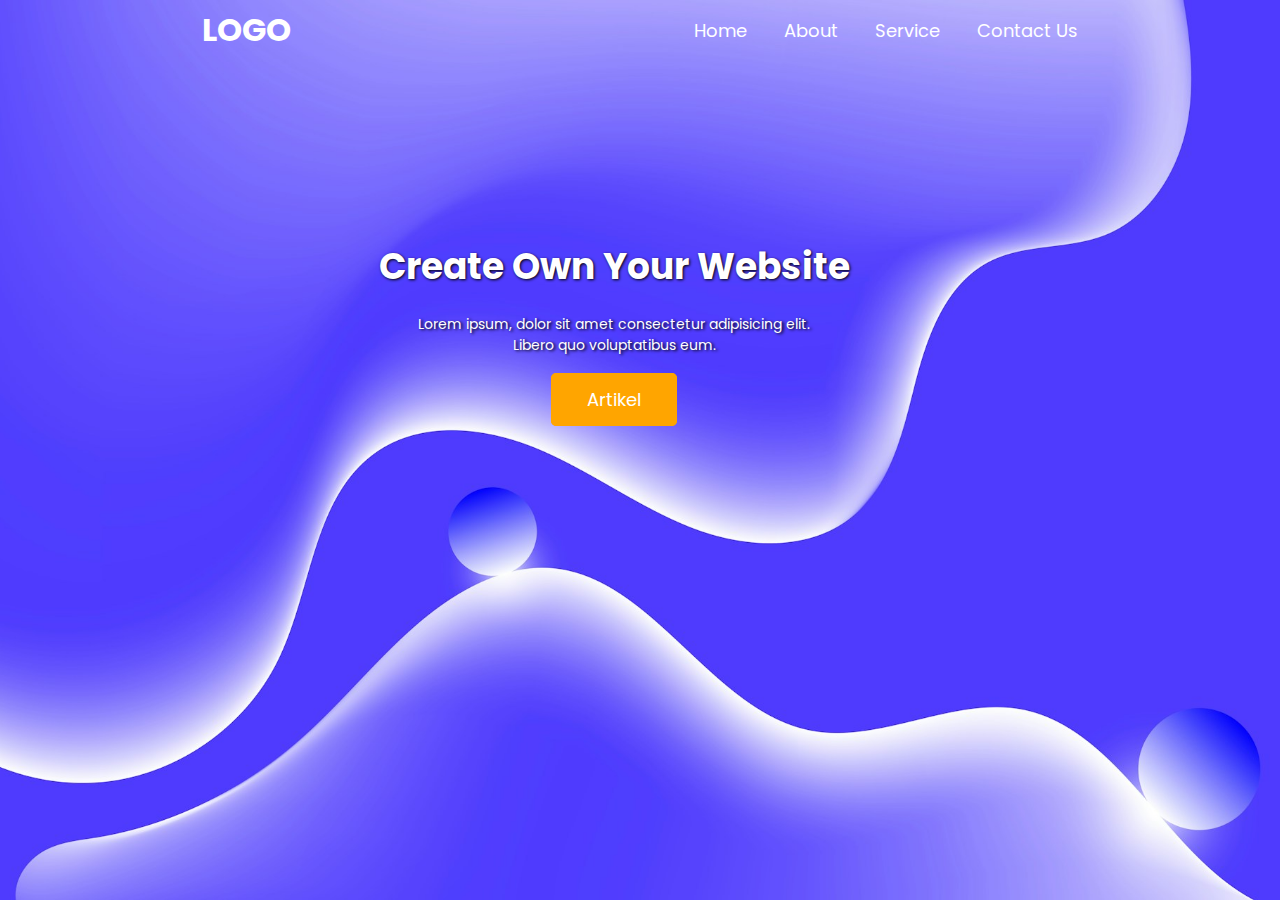
<file: index.html>
<!DOCTYPE html>
<html lang="en">
<head>
    <meta charset="UTF-8">
    <meta name="viewport" content="width=device-width, initial-scale=1.0">
    <title>Landing Page | My Website</title>
    <link rel="stylesheet" href="style.css">
</head>
<body>

    <div class="container">
        <header class="header">
            <!-- Bagian logo dan Link -->
            <div class="row">
                <h1>LOGO</h1>
                <ul class="sidebar">
                    <li onclick=hideSidebar()><a href="#"><svg xmlns="http://www.w3.org/2000/svg" height="30" viewBox="0 -960 960 960" width="30" fill="white"><path d="m256-200-56-56 224-224-224-224 56-56 224 224 224-224 56 56-224 224 224 224-56 56-224-224-224 224Z"/></svg></a></li>
                    <li><a href="#">Home</a></li>
                    <li><a href="#">About</a></li>
                    <li><a href="#">Service</a></li>
                    <li><a href="#">Contact Us</a></li>
                </ul>
                <ul>
                    <li class="hideOnMobile"><a href="#">Home</a></li>
                    <li class="hideOnMobile"><a href="#">About</a></li>
                    <li class="hideOnMobile"><a href="#">Service</a></li>
                    <li class="hideOnMobile"><a href="#">Contact Us</a></li>
                    <li class="menu-button" onclick=showSidebar()><a href="#"><svg xmlns="http://www.w3.org/2000/svg" height="40" viewBox="0 -960 960 960" width="40" fill="white"><path d="M120-240v-80h720v80H120Zm0-200v-80h720v80H120Zm0-200v-80h720v80H120Z"/></svg></a></li>
                </ul>
            </div>

            <!-- bagian content -->
            <div class="content">
                <h1>Create Own Your Website</h1>
                <p>Lorem ipsum, dolor sit amet consectetur adipisicing elit. <br>Libero quo voluptatibus eum.</p>
                <a href="#" onclick="alert('Maaf Tombol ini tidak terhubung ke halaman manapun!');">Artikel</a>
            </div>
        </header>
    </div>

<script src="script.js"></script>
</body>
</html>
</file>
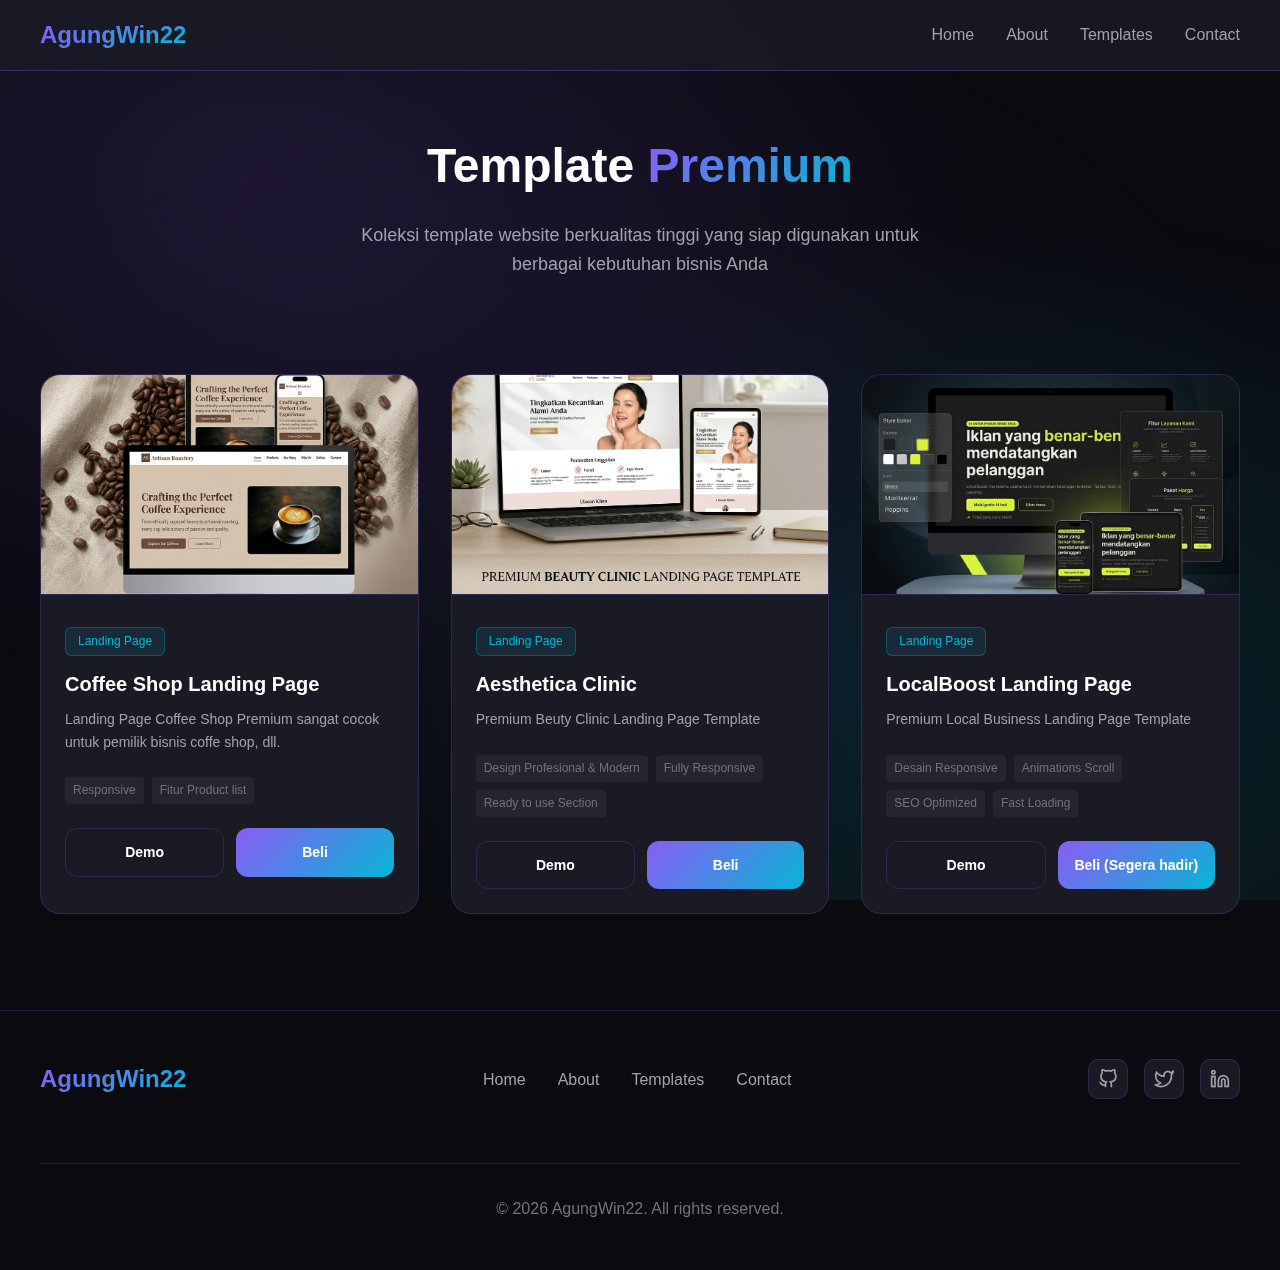
<file: template/index.html>
<!DOCTYPE html>
<html lang="id">
<head>
    <meta charset="UTF-8">
    <meta name="viewport" content="width=device-width, initial-scale=1.0">
    <title>Template Premium - AgungWin22</title>
    <link rel="icon" type="image/svg+xml" href="data:image/svg+xml,<svg xmlns='http://www.w3.org/2000/svg' viewBox='0 0 100 100'><defs><linearGradient id='grad' x1='0%' y1='0%' x2='100%' y2='100%'><stop offset='0%' style='stop-color:%238b5cf6;stop-opacity:1' /><stop offset='100%' style='stop-color:%2306b6d4;stop-opacity:1' /></linearGradient></defs><rect width='100' height='100' rx='20' fill='url(%23grad)'/><text x='50' y='65' font-size='50' font-weight='bold' fill='white' text-anchor='middle' font-family='Arial'>D</text></svg>">
    <link rel="preconnect" href="https://fonts.googleapis.com">
    <link rel="preconnect" href="https://fonts.gstatic.com" crossorigin>
    <link href="https://fontsource.org/inter/400.css" rel="stylesheet">
    <link href="https://fontsource.org/inter/500.css" rel="stylesheet">
    <link href="https://fontsource.org/inter/600.css" rel="stylesheet">
    <link href="https://fontsource.org/inter/700.css" rel="stylesheet">
    <style>
        * {
            margin: 0;
            padding: 0;
            box-sizing: border-box;
        }

        :root {
            --bg-primary: #0a0a0f;
            --bg-secondary: #12121a;
            --bg-card: #1a1a25;
            --accent-primary: #8b5cf6;
            --accent-secondary: #06b6d4;
            --accent-gradient: linear-gradient(135deg, #8b5cf6 0%, #06b6d4 100%);
            --text-primary: #ffffff;
            --text-secondary: #a1a1aa;
            --text-muted: #71717a;
            --border-color: rgba(139, 92, 246, 0.2);
            --glass-bg: rgba(26, 26, 37, 0.8);
            --glass-border: rgba(139, 92, 246, 0.3);
        }

        html {
            scroll-behavior: smooth;
        }

        body {
            font-family: 'Inter', sans-serif;
            background: var(--bg-primary);
            color: var(--text-primary);
            line-height: 1.6;
            overflow-x: hidden;
        }

        /* Animated Background */
        .bg-gradient {
            position: fixed;
            top: 0;
            left: 0;
            width: 100%;
            height: 100%;
            z-index: -1;
            background:
                radial-gradient(ellipse at 20% 20%, rgba(139, 92, 246, 0.15) 0%, transparent 50%),
                radial-gradient(ellipse at 80% 80%, rgba(6, 182, 212, 0.15) 0%, transparent 50%),
                radial-gradient(ellipse at 50% 50%, rgba(139, 92, 246, 0.05) 0%, transparent 70%);
            animation: gradientShift 15s ease infinite;
        }

        @keyframes gradientShift {
            0%, 100% { opacity: 1; }
            50% { opacity: 0.7; }
        }

        /* Navigation */
        nav {
            position: fixed;
            top: 0;
            left: 0;
            right: 0;
            z-index: 1000;
            padding: 1rem 2rem;
            background: var(--glass-bg);
            backdrop-filter: blur(20px);
            border-bottom: 1px solid var(--glass-border);
        }

        .nav-container {
            max-width: 1200px;
            margin: 0 auto;
            display: flex;
            justify-content: space-between;
            align-items: center;
        }

        .logo {
            font-size: 1.5rem;
            font-weight: 700;
            background: var(--accent-gradient);
            -webkit-background-clip: text;
            -webkit-text-fill-color: transparent;
            background-clip: text;
            text-decoration: none;
        }

        .nav-links {
            display: flex;
            gap: 2rem;
            list-style: none;
        }

        .nav-links a {
            color: var(--text-secondary);
            text-decoration: none;
            font-weight: 500;
            transition: color 0.3s ease;
            position: relative;
        }

        .nav-links a:hover {
            color: var(--text-primary);
        }

        .nav-links a::after {
            content: '';
            position: absolute;
            bottom: -5px;
            left: 0;
            width: 0;
            height: 2px;
            background: var(--accent-gradient);
            transition: width 0.3s ease;
        }

        .nav-links a:hover::after {
            width: 100%;
        }

        .mobile-menu-btn {
            display: none;
            flex-direction: column;
            gap: 5px;
            background: none;
            border: none;
            cursor: pointer;
            padding: 5px;
        }

        .mobile-menu-btn span {
            width: 25px;
            height: 2px;
            background: var(--text-primary);
            transition: all 0.3s ease;
        }

        /* Page Header */
        .page-header {
            padding: 8rem 2rem 4rem;
            text-align: center;
        }

        .page-header h1 {
            font-size: clamp(2rem, 4vw, 3rem);
            font-weight: 700;
            margin-bottom: 1rem;
        }

        .page-header h1 .gradient-text {
            background: var(--accent-gradient);
            -webkit-background-clip: text;
            -webkit-text-fill-color: transparent;
            background-clip: text;
        }

        .page-header p {
            color: var(--text-secondary);
            font-size: 1.125rem;
            max-width: 600px;
            margin: 0 auto;
        }

        /* Templates Section */
        .templates {
            padding: 2rem 2rem 6rem;
        }

        .templates-container {
            max-width: 1200px;
            margin: 0 auto;
        }

        .templates-grid {
            display: grid;
            grid-template-columns: repeat(auto-fit, minmax(320px, 1fr));
            gap: 2rem;
        }

        .template-card {
            background: var(--bg-card);
            border: 1px solid var(--border-color);
            border-radius: 20px;
            overflow: hidden;
            transition: all 0.4s ease;
            position: relative;
        }

        .template-card:hover {
            transform: translateY(-10px);
            border-color: var(--accent-primary);
            box-shadow: 0 20px 40px rgba(139, 92, 246, 0.2);
        }

        .template-image {
            width: 100%;
            height: 220px;
            object-fit: cover;
            border-bottom: 1px solid var(--border-color);
        }

        .template-content {
            padding: 1.5rem;
        }

        .template-category {
            display: inline-block;
            padding: 0.25rem 0.75rem;
            background: rgba(6, 182, 212, 0.1);
            border: 1px solid rgba(6, 182, 212, 0.3);
            border-radius: 6px;
            font-size: 0.75rem;
            color: var(--accent-secondary);
            margin-bottom: 0.75rem;
        }

        .template-title {
            font-size: 1.25rem;
            font-weight: 600;
            margin-bottom: 0.5rem;
        }

        .template-description {
            color: var(--text-secondary);
            font-size: 0.875rem;
            margin-bottom: 1.5rem;
            line-height: 1.6;
        }

        .template-features {
            display: flex;
            flex-wrap: wrap;
            gap: 0.5rem;
            margin-bottom: 1.5rem;
        }

        .feature-tag {
            padding: 0.25rem 0.5rem;
            background: rgba(255, 255, 255, 0.05);
            border-radius: 4px;
            font-size: 0.75rem;
            color: var(--text-muted);
        }

        .template-actions {
            display: flex;
            gap: 0.75rem;
        }

        .template-actions .btn {
            flex: 1;
            justify-content: center;
            padding: 0.75rem 1rem;
            font-size: 0.875rem;
        }

        .btn {
            padding: 0.75rem 1.5rem;
            border-radius: 12px;
            font-weight: 600;
            font-size: 1rem;
            text-decoration: none;
            transition: all 0.3s ease;
            cursor: pointer;
            border: none;
            display: inline-flex;
            align-items: center;
            justify-content: center;
            gap: 0.5rem;
        }

        .btn-demo {
            background: transparent;
            color: var(--text-primary);
            border: 1px solid var(--border-color);
        }

        .btn-demo:hover {
            background: rgba(139, 92, 246, 0.1);
            border-color: var(--accent-primary);
        }

        .btn-buy {
            background: var(--accent-gradient);
            color: var(--text-primary);
        }

        .btn-buy:hover {
            transform: translateY(-2px);
            box-shadow: 0 4px 15px rgba(139, 92, 246, 0.4);
        }

        /* Footer */
        footer {
            background: var(--bg-primary);
            padding: 3rem 2rem;
            border-top: 1px solid var(--border-color);
        }

        .footer-container {
            max-width: 1200px;
            margin: 0 auto;
            display: flex;
            justify-content: space-between;
            align-items: center;
            flex-wrap: wrap;
            gap: 2rem;
        }

        .footer-logo {
            font-size: 1.5rem;
            font-weight: 700;
            background: var(--accent-gradient);
            -webkit-background-clip: text;
            -webkit-text-fill-color: transparent;
            background-clip: text;
            text-decoration: none;
        }

        .footer-links {
            display: flex;
            gap: 2rem;
            list-style: none;
        }

        .footer-links a {
            color: var(--text-secondary);
            text-decoration: none;
            transition: color 0.3s ease;
        }

        .footer-links a:hover {
            color: var(--text-primary);
        }

        .social-links {
            display: flex;
            gap: 1rem;
        }

        .social-link {
            width: 40px;
            height: 40px;
            display: flex;
            align-items: center;
            justify-content: center;
            background: var(--bg-card);
            border: 1px solid var(--border-color);
            border-radius: 10px;
            color: var(--text-secondary);
            transition: all 0.3s ease;
            text-decoration: none;
        }

        .social-link:hover {
            background: var(--accent-primary);
            border-color: var(--accent-primary);
            color: var(--text-primary);
        }

        .social-link svg {
            width: 20px;
            height: 20px;
        }

        .copyright {
            width: 100%;
            text-align: center;
            color: var(--text-muted);
            margin-top: 2rem;
            padding-top: 2rem;
            border-top: 1px solid var(--border-color);
        }

        /* Mobile Responsive */
        @media (max-width: 768px) {
            .nav-links {
                display: none;
                position: absolute;
                top: 100%;
                left: 0;
                right: 0;
                background: var(--bg-secondary);
                flex-direction: column;
                padding: 2rem;
                gap: 1.5rem;
                border-bottom: 1px solid var(--border-color);
            }

            .nav-links.active {
                display: flex;
            }

            .mobile-menu-btn {
                display: flex;
            }

            .templates-grid {
                grid-template-columns: 1fr;
            }

            .footer-container {
                flex-direction: column;
                text-align: center;
            }

            .footer-links {
                flex-wrap: wrap;
                justify-content: center;
            }
        }

        /* Scroll Animation */
        .fade-in {
            opacity: 0;
            transform: translateY(30px);
            transition: all 0.6s ease;
        }

        .fade-in.visible {
            opacity: 1;
            transform: translateY(0);
        }
    </style>
</head>
<body>
    <div class="bg-gradient"></div>

    <!-- Navigation -->
    <nav>
        <div class="nav-container">
            <a href="https://agungwin22.github.io" class="logo">AgungWin22</a>
            <ul class="nav-links" id="navLinks">
                <li><a href="https://agungwin22.github.io">Home</a></li>
                <li><a href="https://agungwin22.github.io#about">About</a></li>
                <li><a href="https://agungwin22.github.io#templates">Templates</a></li>
                <li><a href="https://agungwin22.github.io#contact">Contact</a></li>
            </ul>
            <button class="mobile-menu-btn" id="mobileMenuBtn">
                <span></span>
                <span></span>
                <span></span>
            </button>
        </div>
    </nav>

    <!-- Page Header -->
    <section class="page-header">
        <h1>Template <span class="gradient-text">Premium</span></h1>
        <p>Koleksi template website berkualitas tinggi yang siap digunakan untuk berbagai kebutuhan bisnis Anda</p>
    </section>

    <!-- Templates Section -->
    <section class="templates">
        <div class="templates-container">
            <div class="templates-grid">
                <!-- Template Card 1 -->
                <div class="template-card fade-in">
                    <img src="../images/coffee.png" alt="Coffee Shop Template" class="template-image">
                    <div class="template-content">
                        <span class="template-category">Landing Page</span>
                        <h3 class="template-title">Coffee Shop Landing Page</h3>
                        <p class="template-description">Landing Page Coffee Shop Premium sangat cocok untuk pemilik bisnis coffe shop, dll.</p>
                        <div class="template-features">
                            <span class="feature-tag">Responsive</span>
                            <span class="feature-tag">Fitur Product list</span>
                        </div>
                        <div class="template-actions">
                            <a href="https://coffee-shopid.netlify.app/" class="btn btn-demo" target="_blank">Demo</a>
                            <a href="https://projects.co.id/public/browse_products/view/e3e111/template-landing-page-coffee-shop-premium" class="btn btn-buy" target="_blank">Beli</a>
                        </div>
                    </div>
                </div>

                <!-- Template Card 2 -->
                <div class="template-card fade-in">
                    <img src="../images/klinik.png" alt="Klinik Template" class="template-image">
                    <div class="template-content">
                        <span class="template-category">Landing Page</span>
                        <h3 class="template-title">Aesthetica Clinic</h3>
                        <p class="template-description">Premium Beuty Clinic Landing Page Template</p>
                        <div class="template-features">
                            <span class="feature-tag">Design Profesional & Modern</span>
                            <span class="feature-tag">Fully Responsive</span>
                            <span class="feature-tag">Ready to use Section</span>
                        </div>
                        <div class="template-actions">
                            <a href="https://klinikcantik.netlify.app/" class="btn btn-demo" target="_blank">Demo</a>
                            <a href="https://projects.co.id/public/browse_products/view/0ee111/template-website-klinik-cantik-premium" class="btn btn-buy" target="_blank">Beli</a>
                        </div>
                    </div>
                </div>

                <!-- Template Card 3 -->
                <div class="template-card fade-in">
                    <img src="../images/localboost.png" alt="LocalBoost Template" class="template-image">
                    <div class="template-content">
                        <span class="template-category">Landing Page</span>
                        <h3 class="template-title">LocalBoost Landing Page</h3>
                        <p class="template-description">Premium Local Business Landing Page Template</p>
                        <div class="template-features">
                            <span class="feature-tag">Desain Responsive</span>
                            <span class="feature-tag">Animations Scroll</span>
                            <span class="feature-tag">SEO Optimized</span>
                            <span class="feature-tag">Fast Loading</span>
                        </div>
                        <div class="template-actions">
                            <a href="https://localboostid.netlify.app/" class="btn btn-demo" target="_blank">Demo</a>
                            <a href="#" class="btn btn-buy">Beli (Segera hadir)</a>
                        </div>
                    </div>
                </div>
            </div>
        </div>
    </section>

    <!-- Footer -->
    <footer>
        <div class="footer-container">
            <a href="https://agungwin22.github.io" class="footer-logo">AgungWin22</a>
            <ul class="footer-links">
                <li><a href="https://agungwin22.github.io#home">Home</a></li>
                <li><a href="https://agungwin22.github.io#about">About</a></li>
                <li><a href="https://agungwin22.github.io#templates">Templates</a></li>
                <li><a href="https://agungwin22.github.io#contact">Contact</a></li>
            </ul>
            <div class="social-links">
                <a href="#" class="social-link" aria-label="GitHub">
                    <svg viewBox="0 0 24 24" fill="none" stroke="currentColor" stroke-width="2">
                        <path d="M9 19c-5 1.5-5-2.5-7-3m14 6v-3.87a3.37 3.37 0 0 0-.94-2.61c3.14-.35 6.44-1.54 6.44-7A5.44 5.44 0 0 0 20 4.77 5.07 5.07 0 0 0 19.91 1S18.73.65 16 2.48a13.38 13.38 0 0 0-7 0C6.27.65 5.09 1 5.09 1A5.07 5.07 0 0 0 5 4.77a5.44 5.44 0 0 0-1.5 3.78c0 5.42 3.3 6.61 6.44 7A3.37 3.37 0 0 0 9 18.13V22"></path>
                    </svg>
                </a>
                <a href="#" class="social-link" aria-label="Twitter">
                    <svg viewBox="0 0 24 24" fill="none" stroke="currentColor" stroke-width="2">
                        <path d="M23 3a10.9 10.9 0 0 1-3.14 1.53 4.48 4.48 0 0 0-7.86 3v1A10.66 10.66 0 0 1 3 4s-4 9 5 13a11.64 11.64 0 0 1-7 2c9 5 20 0 20-11.5a4.5 4.5 0 0 0-.08-.83A7.72 7.72 0 0 0 23 3z"></path>
                    </svg>
                </a>
                <a href="#" class="social-link" aria-label="LinkedIn">
                    <svg viewBox="0 0 24 24" fill="none" stroke="currentColor" stroke-width="2">
                        <path d="M16 8a6 6 0 0 1 6 6v7h-4v-7a2 2 0 0 0-2-2 2 2 0 0 0-2 2v7h-4v-7a6 6 0 0 1 6-6z"></path>
                        <rect x="2" y="9" width="4" height="12"></rect>
                        <circle cx="4" cy="4" r="2"></circle>
                    </svg>
                </a>
            </div>
            <div class="copyright">
                <p>&copy; 2026 AgungWin22. All rights reserved.</p>
            </div>
        </div>
    </footer>

    <script>
        // Mobile Menu Toggle
        const mobileMenuBtn = document.getElementById('mobileMenuBtn');
        const navLinks = document.getElementById('navLinks');

        mobileMenuBtn.addEventListener('click', () => {
            navLinks.classList.toggle('active');
        });

        // Close mobile menu when clicking on a link
        document.querySelectorAll('.nav-links a').forEach(link => {
            link.addEventListener('click', () => {
                navLinks.classList.remove('active');
            });
        });

        // Scroll Animation
        const fadeElements = document.querySelectorAll('.fade-in');

        const observerOptions = {
            threshold: 0.1,
            rootMargin: '0px 0px -50px 0px'
        };

        const observer = new IntersectionObserver((entries) => {
            entries.forEach(entry => {
                if (entry.isIntersecting) {
                    entry.target.classList.add('visible');
                }
            });
        }, observerOptions);

        fadeElements.forEach(element => {
            observer.observe(element);
        });

        // Navbar background on scroll
        window.addEventListener('scroll', () => {
            const nav = document.querySelector('nav');
            if (window.scrollY > 50) {
                nav.style.background = 'rgba(18, 18, 26, 0.95)';
            } else {
                nav.style.background = 'rgba(26, 26, 37, 0.8)';
            }
        });
    </script>
</body>
</html>
</file>
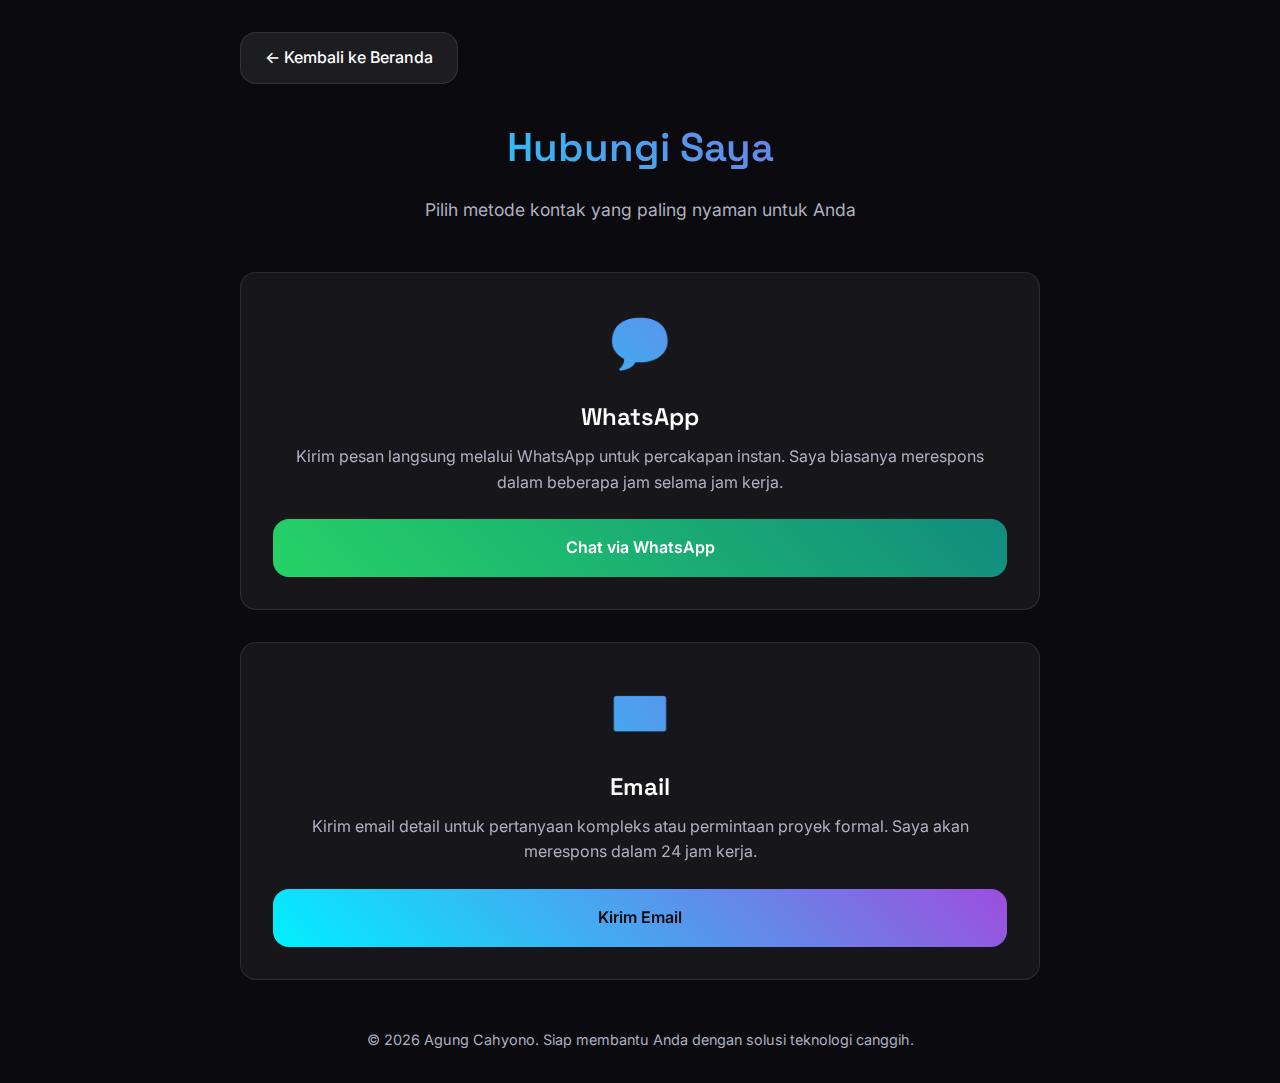
<file: pages/contact/contact.html>
<!DOCTYPE html>
<html lang="id">
<head>
    <meta charset="UTF-8">
    <meta name="viewport" content="width=device-width, initial-scale=1.0">
    <link rel="icon" type="image/svg+xml" href="../../assets/icon/logo.svg">
    <title>Kontak - Agung Cahyono</title>
    <link rel="preconnect" href="https://fonts.googleapis.com">
    <link rel="preconnect" href="https://fonts.gstatic.com" crossorigin>
    <link href="https://fonts.googleapis.com/css2?family=Inter:wght@300;400;500;600;700&family=Space+Grotesk:wght@400;500;600;700&display=swap" rel="stylesheet">
    <link rel="stylesheet" href="../../css/contact.css">
</head>
<body>
    <div class="container">
        <a href="../../index.html" class="back-button">← Kembali ke Beranda</a>
        
        <header class="contact-header">
            <h1 class="contact-title">Hubungi Saya</h1>
            <p class="contact-subtitle">Pilih metode kontak yang paling nyaman untuk Anda</p>
        </header>

        <div class="contact-options">
            <div class="contact-card">
                <div class="contact-icon">💬</div>
                <h2 class="contact-method">WhatsApp</h2>
                <p class="contact-desc">Kirim pesan langsung melalui WhatsApp untuk percakapan instan. Saya biasanya merespons dalam beberapa jam selama jam kerja.</p>
                <a href="metode/whatsapp/whatsapp.html" class="btn btn-whatsapp">Chat via WhatsApp</a>
                <!-- <p class="contact-info">Nomor: +62 812-3456-7890</p> -->
            </div>

            <div class="contact-card">
                <div class="contact-icon">📧</div>
                <h2 class="contact-method">Email</h2>
                <p class="contact-desc">Kirim email detail untuk pertanyaan kompleks atau permintaan proyek formal. Saya akan merespons dalam 24 jam kerja.</p>
                <a href="metode/email/email.html" class="btn btn-email">Kirim Email</a>
                <!-- <p class="contact-info">Email: alex.chen@example.com</p> -->
            </div>
        </div>

        <footer class="contact-footer">
            <p>&copy; 2026 Agung Cahyono. Siap membantu Anda dengan solusi teknologi canggih.</p>
        </footer>
    </div>
</body>
</html>
</file>
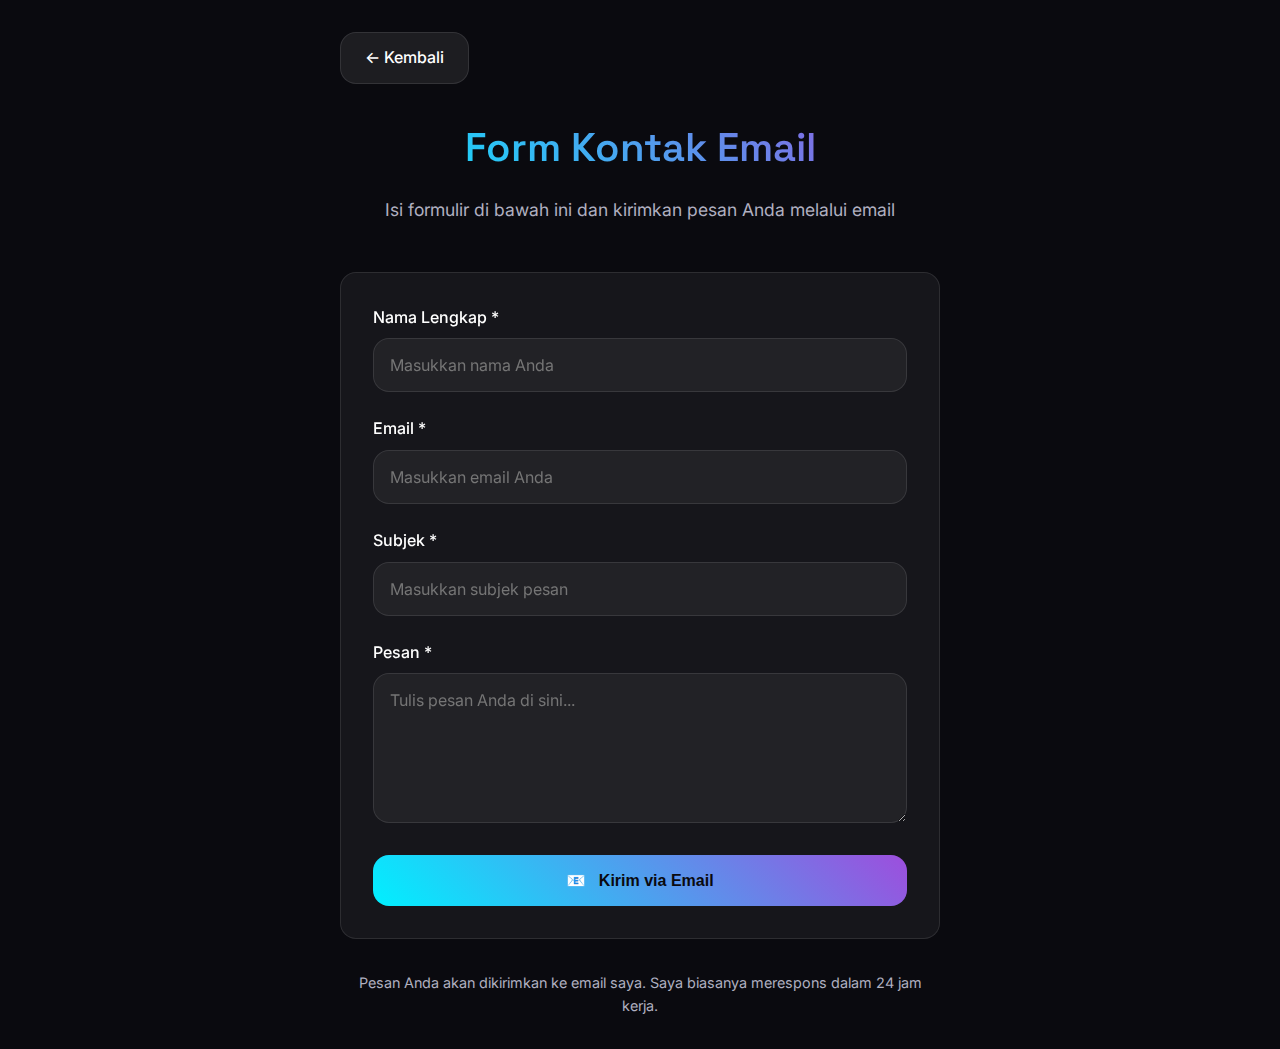
<file: pages/contact/metode/email/email.html>
<!DOCTYPE html>
<html lang="id">
<head>
    <meta charset="UTF-8">
    <meta name="viewport" content="width=device-width, initial-scale=1.0">
    <title>Form Kontak Email - Agung Cahyono</title>
    <link rel="preconnect" href="https://fonts.googleapis.com">
    <link rel="preconnect" href="https://fonts.gstatic.com" crossorigin>
    <link href="https://fonts.googleapis.com/css2?family=Inter:wght@300;400;500;600;700&family=Space+Grotesk:wght@400;500;600;700&display=swap" rel="stylesheet">
    <link rel="stylesheet" href="../../../../css/metode/email.css">
</head>
<body>
    <div class="container">
        <a href="../../contact.html" class="back-button">← Kembali</a>
        
        <header class="contact-header">
            <h1 class="contact-title">Form Kontak Email</h1>
            <p class="contact-subtitle">Isi formulir di bawah ini dan kirimkan pesan Anda melalui email</p>
        </header>

        <div class="form-container">
            <form id="contactForm">
                <div class="form-group">
                    <label for="name">Nama Lengkap *</label>
                    <input type="text" id="name" name="name" required placeholder="Masukkan nama Anda">
                </div>

                <div class="form-group">
                    <label for="email">Email *</label>
                    <input type="email" id="email" name="email" required placeholder="Masukkan email Anda">
                </div>

                <div class="form-group">
                    <label for="subject">Subjek *</label>
                    <input type="text" id="subject" name="subject" required placeholder="Masukkan subjek pesan">
                </div>

                <div class="form-group">
                    <label for="message">Pesan *</label>
                    <textarea id="message" name="message" required placeholder="Tulis pesan Anda di sini..."></textarea>
                </div>

                <button type="submit" class="btn">
                    <span class="email-icon">📧</span>
                    Kirim via Email
                </button>
            </form>
        </div>

        <footer class="form-footer">
            <p>Pesan Anda akan dikirimkan ke email saya. Saya biasanya merespons dalam 24 jam kerja.</p>
        </footer>
    </div>

    <script src="../../../../js/metode/email.js"></script>
</body>
</html>
</file>
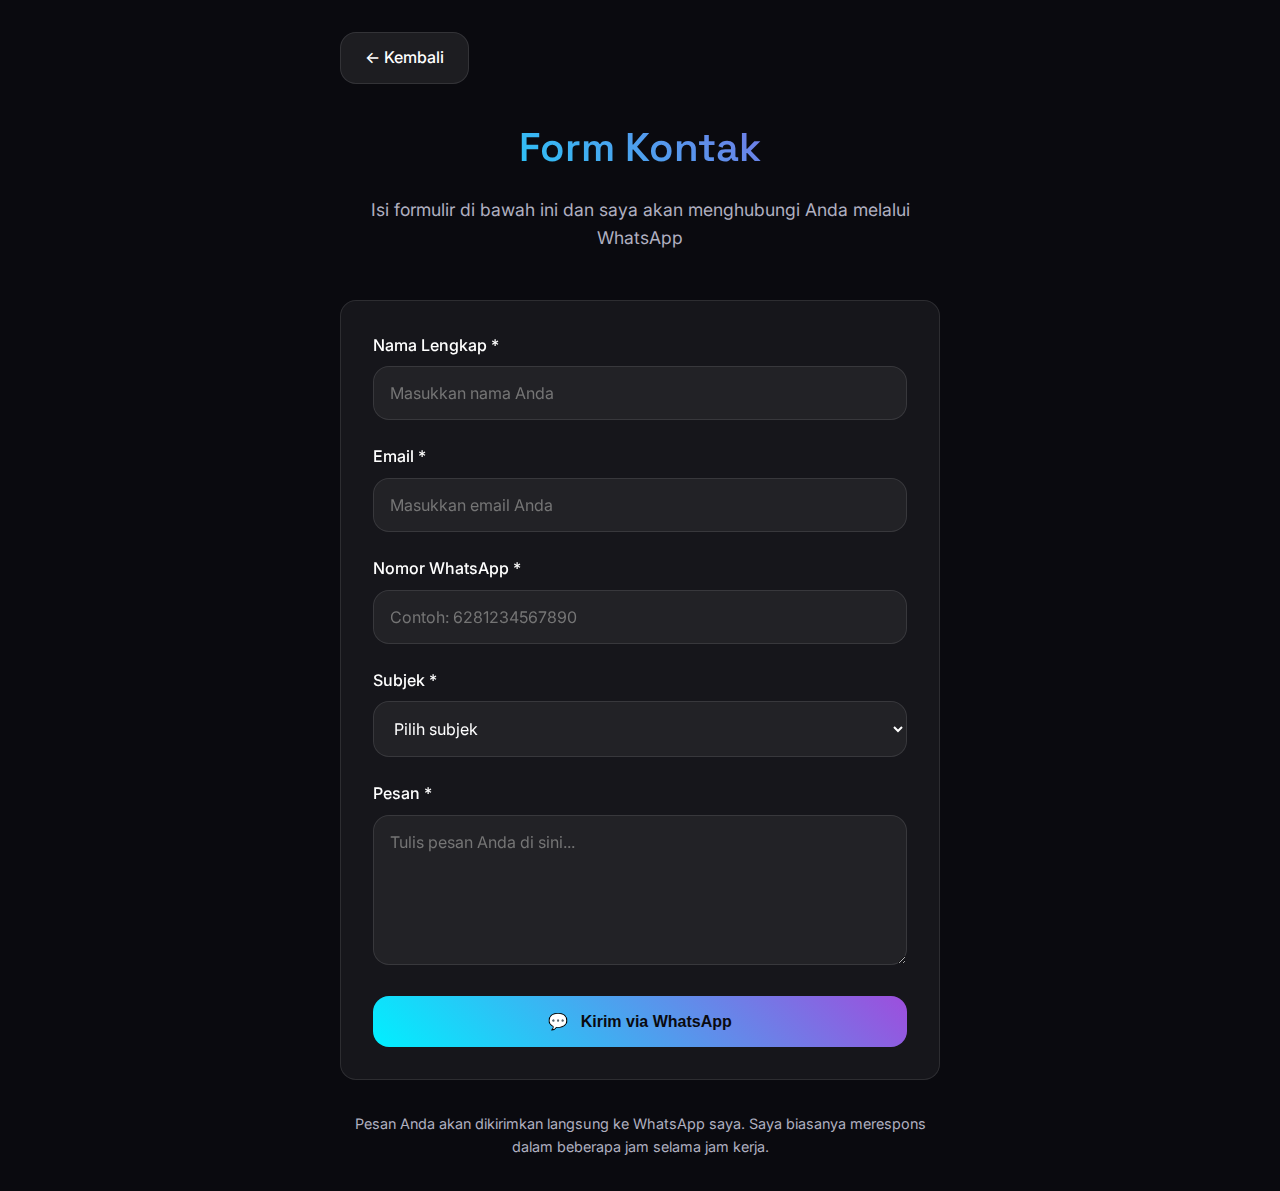
<file: pages/contact/metode/whatsapp/whatsapp.html>
<!DOCTYPE html>
<html lang="id">
<head>
    <meta charset="UTF-8">
    <meta name="viewport" content="width=device-width, initial-scale=1.0">
    <link rel="icon" type="image/svg+xml" href="../../../../../assets/icon/logo.svg">
    <title>Form Kontak - Agung Cahyono</title>
    <link rel="preconnect" href="https://fonts.googleapis.com">
    <link rel="preconnect" href="https://fonts.gstatic.com" crossorigin>
    <link href="https://fonts.googleapis.com/css2?family=Inter:wght@300;400;500;600;700&family=Space+Grotesk:wght@400;500;600;700&display=swap" rel="stylesheet">
    <link rel="stylesheet" href="../../../../css/metode/whatsapp.css">
</head>
<body>
    <div class="container">
        <a href="../../contact.html" class="back-button">← Kembali</a>
        
        <header class="contact-header">
            <h1 class="contact-title">Form Kontak</h1>
            <p class="contact-subtitle">Isi formulir di bawah ini dan saya akan menghubungi Anda melalui WhatsApp</p>
        </header>

        <div class="form-container">
            <form id="contactForm">
                <div class="form-group">
                    <label for="name">Nama Lengkap *</label>
                    <input type="text" id="name" name="name" required placeholder="Masukkan nama Anda">
                </div>

                <div class="form-group">
                    <label for="email">Email *</label>
                    <input type="email" id="email" name="email" required placeholder="Masukkan email Anda">
                </div>

                <div class="form-group">
                    <label for="phone">Nomor WhatsApp *</label>
                    <input type="tel" id="phone" name="phone" required placeholder="Contoh: 6281234567890">
                </div>

                <div class="form-group">
                    <label for="subject">Subjek *</label>
                    <select id="subject" name="subject" required>
                        <option value="">Pilih subjek</option>
                        <option value="Kolaborasi Proyek">Kolaborasi Proyek</option>
                        <option value="Konsultasi Teknis">Konsultasi Teknis</option>
                        <option value="Penawaran Pekerjaan">Penawaran Pekerjaan</option>
                        <option value="Pertanyaan Umum">Pertanyaan Umum</option>
                        <option value="Lainnya">Lainnya</option>
                    </select>
                </div>

                <div class="form-group">
                    <label for="message">Pesan *</label>
                    <textarea id="message" name="message" required placeholder="Tulis pesan Anda di sini..."></textarea>
                </div>

                <button type="submit" class="btn">
                    <span class="whatsapp-icon">💬</span>
                    Kirim via WhatsApp
                </button>
            </form>
        </div>

        <footer class="form-footer">
            <p>Pesan Anda akan dikirimkan langsung ke WhatsApp saya. Saya biasanya merespons dalam beberapa jam selama jam kerja.</p>
        </footer>
    </div>

    <script src="../../../../js/metode/whatsapp.js"></script>
</body>
</html>
</file>
<file: style.css>
@import url('https://fonts.googleapis.com/css2?family=Poppins:ital,wght@0,100;0,200;0,300;0,400;0,500;0,600;0,700;0,800;0,900;1,100;1,200;1,300;1,400;1,500;1,600;1,700;1,800;1,900&display=swap');

* {
    margin: 0;
    padding: 0;
    font-family: "Poppins", sans-serif;
    box-sizing: border-box;
}

.container {
    width: 100%;
}

.header {
    width: 100%;
    min-height: 100vh;
    background: url(bg5.jpg);
    background-size: cover;
    background-position: center;
    background-color: rgba(0,0,0,.1);
}

.header .row {
    width: 100%;
    height: 60px;
    display: flex;
    justify-content: space-around;
    align-items: center;
}

.row h1 {
    color: white;
}

.row ul {
    display: flex;
    width: 30%;
    justify-content: space-between;
}

.row ul li {
    list-style: none;
    font-size: 18px;
}

.row ul li a {
    text-decoration: none;
    color: white;
}

.row ul li a:hover {
    color: orange;
}

.content{
    width: 50%;
    margin-left: 23%;
    margin-top: 14%;
    text-align: center;
}

.content h1 {
    font-size: 36px;
    color: white;
    text-shadow: 1px 1px 3px black;
    margin-bottom: 20px;
}

.content p {
    color: white;
    font-size: 14px;
    text-shadow: 2px 1px 3px black;
    margin-bottom: 30px;
}

.content a {
    color: white;
    font-size: 18px;
    text-decoration: none;
    background: orange;
    padding: 13px 35px;
    border: 1px solid orange;
    border-radius: 5px;
}

.menu-button{
    display: none;
}

.content a:hover {
    background: transparent;
    border: 1px solid white;
}

.row .sidebar {
    position: fixed;
    top: 0;
    right: 0;
    height: 100vh;
    width: 100%;
    z-index: 999;
    background-color: blueviolet;
    display: none;
    flex-direction: column;
    justify-content: space-around;
    align-items: center;
}

/* responsive desain */

/* tablet */
@media screen and (max-width: 768px){
    .header .row ul{
        width: 50%;
    }
}

/* mobile */
@media screen and (max-width: 576px){
    .header .row .sidebar{
        width: 100%;
        align-items: center;
        justify-content: space-around;
    }
    .hideOnMobile{
        display: none;
    }

    .menu-button{
        display: block;
    }

    .header .row ul{
        width: 20%;
        justify-content: flex-end;
        /* background-color: red; */
    }
}
</file>
<file: css/contact.css>
:root {
    --bg-dark: #0a0a0f;
    --bg-card: rgba(255, 255, 255, 0.05);
    --bg-glass: rgba(255, 255, 255, 0.08);
    --text-primary: #ffffff;
    --text-secondary: #b0b0c0;
    --accent-cyan: #00f0ff;
    --accent-purple: #9d4edd;
    --accent-green: #00ff88;
    --border-radius: 16px;
    --transition: all 0.3s cubic-bezier(0.4, 0, 0.2, 1);
}

* {
    margin: 0;
    padding: 0;
    box-sizing: border-box;
}

body {
    font-family: 'Inter', sans-serif;
    background: var(--bg-dark);
    color: var(--text-primary);
    line-height: 1.6;
    min-height: 100vh;
    padding: 2rem;
}

h1, h2, h3, h4 {
    font-family: 'Space Grotesk', sans-serif;
    font-weight: 600;
}

.container {
    max-width: 800px;
    margin: 0 auto;
}

.back-button {
    display: inline-flex;
    align-items: center;
    gap: 0.5rem;
    background: var(--bg-glass);
    color: var(--text-primary);
    border: 1px solid rgba(255, 255, 255, 0.1);
    padding: 0.75rem 1.5rem;
    border-radius: var(--border-radius);
    text-decoration: none;
    font-weight: 500;
    margin-bottom: 2rem;
    transition: var(--transition);
}

.back-button:hover {
    background: var(--accent-cyan);
    color: var(--bg-dark);
    border-color: var(--accent-cyan);
}

.contact-header {
    text-align: center;
    margin-bottom: 3rem;
}

.contact-title {
    font-size: 2.5rem;
    margin-bottom: 1rem;
    background: linear-gradient(45deg, var(--accent-cyan), var(--accent-purple));
    -webkit-background-clip: text;
    -webkit-text-fill-color: transparent;
    background-clip: text;
}

.contact-subtitle {
    color: var(--text-secondary);
    font-size: 1.1rem;
}

.contact-options {
    display: grid;
    gap: 2rem;
    margin-top: 2rem;
}

.contact-card {
    background: var(--bg-card);
    border: 1px solid rgba(255, 255, 255, 0.1);
    border-radius: var(--border-radius);
    padding: 2rem;
    text-align: center;
    transition: var(--transition);
    backdrop-filter: blur(10px);
    -webkit-backdrop-filter: blur(10px);
}

.contact-card:hover {
    transform: translateY(-5px);
    border-color: var(--accent-cyan);
    box-shadow: 0 10px 25px rgba(0, 240, 255, 0.1);
}

.contact-icon {
    font-size: 3rem;
    margin-bottom: 1rem;
    background: linear-gradient(45deg, var(--accent-cyan), var(--accent-purple));
    -webkit-background-clip: text;
    -webkit-text-fill-color: transparent;
    background-clip: text;
}

.contact-method {
    font-size: 1.5rem;
    font-weight: 600;
    margin-bottom: 0.5rem;
}

.contact-desc {
    color: var(--text-secondary);
    margin-bottom: 1.5rem;
    line-height: 1.6;
}

.btn {
    display: inline-block;
    padding: 1rem 2rem;
    border-radius: var(--border-radius);
    text-decoration: none;
    font-weight: 600;
    transition: var(--transition);
    border: none;
    cursor: pointer;
    font-size: 1rem;
    text-align: center;
    width: 100%;
}

.btn-whatsapp {
    background: linear-gradient(45deg, #25D366, #128C7E);
    color: white;
}

.btn-email {
    background: linear-gradient(45deg, var(--accent-cyan), var(--accent-purple));
    color: var(--bg-dark);
}

.btn:hover {
    transform: translateY(-2px);
    box-shadow: 0 10px 25px rgba(0, 240, 255, 0.3);
}

.contact-info {
    margin-top: 1rem;
    color: var(--text-secondary);
    font-size: 0.9rem;
}

.contact-footer {
    text-align: center;
    margin-top: 3rem;
    color: var(--text-secondary);
    font-size: 0.9rem;
}

/* Mobile styles */
@media (max-width: 768px) {
    body {
        padding: 1rem;
    }
    
    .contact-title {
        font-size: 2rem;
    }
    
    .contact-card {
        padding: 1.5rem;
    }
}
</file>
<file: css/metode/email.css>
:root {
    --bg-dark: #0a0a0f;
    --bg-card: rgba(255, 255, 255, 0.05);
    --bg-glass: rgba(255, 255, 255, 0.08);
    --text-primary: #ffffff;
    --text-secondary: #b0b0c0;
    --accent-cyan: #00f0ff;
    --accent-purple: #9d4edd;
    --accent-green: #00ff88;
    --border-radius: 16px;
    --transition: all 0.3s cubic-bezier(0.4, 0, 0.2, 1);
}

* {
    margin: 0;
    padding: 0;
    box-sizing: border-box;
}

body {
    font-family: 'Inter', sans-serif;
    background: var(--bg-dark);
    color: var(--text-primary);
    line-height: 1.6;
    min-height: 100vh;
    padding: 2rem;
}

h1, h2, h3, h4 {
    font-family: 'Space Grotesk', sans-serif;
    font-weight: 600;
}

.container {
    max-width: 600px;
    margin: 0 auto;
}

.back-button {
    display: inline-flex;
    align-items: center;
    gap: 0.5rem;
    background: var(--bg-glass);
    color: var(--text-primary);
    border: 1px solid rgba(255, 255, 255, 0.1);
    padding: 0.75rem 1.5rem;
    border-radius: var(--border-radius);
    text-decoration: none;
    font-weight: 500;
    margin-bottom: 2rem;
    transition: var(--transition);
}

.back-button:hover {
    background: var(--accent-cyan);
    color: var(--bg-dark);
    border-color: var(--accent-cyan);
}

.contact-header {
    text-align: center;
    margin-bottom: 3rem;
}

.contact-title {
    font-size: 2.5rem;
    margin-bottom: 1rem;
    background: linear-gradient(45deg, var(--accent-cyan), var(--accent-purple));
    -webkit-background-clip: text;
    -webkit-text-fill-color: transparent;
    background-clip: text;
}

.contact-subtitle {
    color: var(--text-secondary);
    font-size: 1.1rem;
}

.form-container {
    background: var(--bg-card);
    border: 1px solid rgba(255, 255, 255, 0.1);
    border-radius: var(--border-radius);
    padding: 2rem;
    backdrop-filter: blur(10px);
    -webkit-backdrop-filter: blur(10px);
}

.form-group {
    margin-bottom: 1.5rem;
}

label {
    display: block;
    margin-bottom: 0.5rem;
    font-weight: 500;
    color: var(--text-primary);
}

input, textarea, select {
    width: 100%;
    padding: 1rem;
    background: rgba(255, 255, 255, 0.05);
    border: 1px solid rgba(255, 255, 255, 0.1);
    border-radius: var(--border-radius);
    color: var(--text-primary);
    font-family: 'Inter', sans-serif;
    font-size: 1rem;
    transition: var(--transition);
}

input:focus, textarea:focus, select:focus {
    outline: none;
    border-color: var(--accent-cyan);
    background: rgba(0, 240, 255, 0.05);
}

textarea {
    min-height: 150px;
    resize: vertical;
}

.btn {
    display: inline-block;
    padding: 1rem 2rem;
    border-radius: var(--border-radius);
    text-decoration: none;
    font-weight: 600;
    transition: var(--transition);
    border: none;
    cursor: pointer;
    font-size: 1rem;
    text-align: center;
    width: 100%;
    background: linear-gradient(45deg, var(--accent-cyan), var(--accent-purple));
    color: var(--bg-dark);
}

.btn:hover {
    transform: translateY(-2px);
    box-shadow: 0 10px 25px rgba(0, 240, 255, 0.3);
}

.form-footer {
    text-align: center;
    margin-top: 2rem;
    color: var(--text-secondary);
    font-size: 0.9rem;
}

.email-icon {
    display: inline-block;
    margin-right: 0.5rem;
}

/* Mobile styles */
@media (max-width: 768px) {
    body {
        padding: 1rem;
    }
    
    .contact-title {
        font-size: 2rem;
    }
    
    .form-container {
        padding: 1.5rem;
    }
}
</file>
<file: css/metode/whatsapp.css>
:root {
    --bg-dark: #0a0a0f;
    --bg-card: rgba(255, 255, 255, 0.05);
    --bg-glass: rgba(255, 255, 255, 0.08);
    --text-primary: #ffffff;
    --text-secondary: #b0b0c0;
    --accent-cyan: #00f0ff;
    --accent-purple: #9d4edd;
    --accent-green: #00ff88;
    --border-radius: 16px;
    --transition: all 0.3s cubic-bezier(0.4, 0, 0.2, 1);
}

* {
    margin: 0;
    padding: 0;
    box-sizing: border-box;
}

body {
    font-family: 'Inter', sans-serif;
    background: var(--bg-dark);
    color: var(--text-primary);
    line-height: 1.6;
    min-height: 100vh;
    padding: 2rem;
}

h1, h2, h3, h4 {
    font-family: 'Space Grotesk', sans-serif;
    font-weight: 600;
}

.container {
    max-width: 600px;
    margin: 0 auto;
}

.back-button {
    display: inline-flex;
    align-items: center;
    gap: 0.5rem;
    background: var(--bg-glass);
    color: var(--text-primary);
    border: 1px solid rgba(255, 255, 255, 0.1);
    padding: 0.75rem 1.5rem;
    border-radius: var(--border-radius);
    text-decoration: none;
    font-weight: 500;
    margin-bottom: 2rem;
    transition: var(--transition);
}

.back-button:hover {
    background: var(--accent-cyan);
    color: var(--bg-dark);
    border-color: var(--accent-cyan);
}

.contact-header {
    text-align: center;
    margin-bottom: 3rem;
}

.contact-title {
    font-size: 2.5rem;
    margin-bottom: 1rem;
    background: linear-gradient(45deg, var(--accent-cyan), var(--accent-purple));
    -webkit-background-clip: text;
    -webkit-text-fill-color: transparent;
    background-clip: text;
}

.contact-subtitle {
    color: var(--text-secondary);
    font-size: 1.1rem;
}

.form-container {
    background: var(--bg-card);
    border: 1px solid rgba(255, 255, 255, 0.1);
    border-radius: var(--border-radius);
    padding: 2rem;
    backdrop-filter: blur(10px);
    -webkit-backdrop-filter: blur(10px);
}

.form-group {
    margin-bottom: 1.5rem;
}

label {
    display: block;
    margin-bottom: 0.5rem;
    font-weight: 500;
    color: var(--text-primary);
}

input, textarea, select {
    width: 100%;
    padding: 1rem;
    background: rgba(255, 255, 255, 0.05);
    border: 1px solid rgba(255, 255, 255, 0.1);
    border-radius: var(--border-radius);
    color: var(--text-primary);
    font-family: 'Inter', sans-serif;
    font-size: 1rem;
    transition: var(--transition);
}

input:focus, textarea:focus, select:focus {
    outline: none;
    border-color: var(--accent-cyan);
    background: rgba(0, 240, 255, 0.05);
}

textarea {
    min-height: 150px;
    resize: vertical;
}

.btn {
    display: inline-block;
    padding: 1rem 2rem;
    border-radius: var(--border-radius);
    text-decoration: none;
    font-weight: 600;
    transition: var(--transition);
    border: none;
    cursor: pointer;
    font-size: 1rem;
    text-align: center;
    width: 100%;
    background: linear-gradient(45deg, var(--accent-cyan), var(--accent-purple));
    color: var(--bg-dark);
}

.btn:hover {
    transform: translateY(-2px);
    box-shadow: 0 10px 25px rgba(0, 240, 255, 0.3);
}

.form-footer {
    text-align: center;
    margin-top: 2rem;
    color: var(--text-secondary);
    font-size: 0.9rem;
}

.whatsapp-icon {
    display: inline-block;
    margin-right: 0.5rem;
}

/* Mobile styles */
@media (max-width: 768px) {
    body {
        padding: 1rem;
    }
    
    .contact-title {
        font-size: 2rem;
    }
    
    .form-container {
        padding: 1.5rem;
    }
}
</file>
